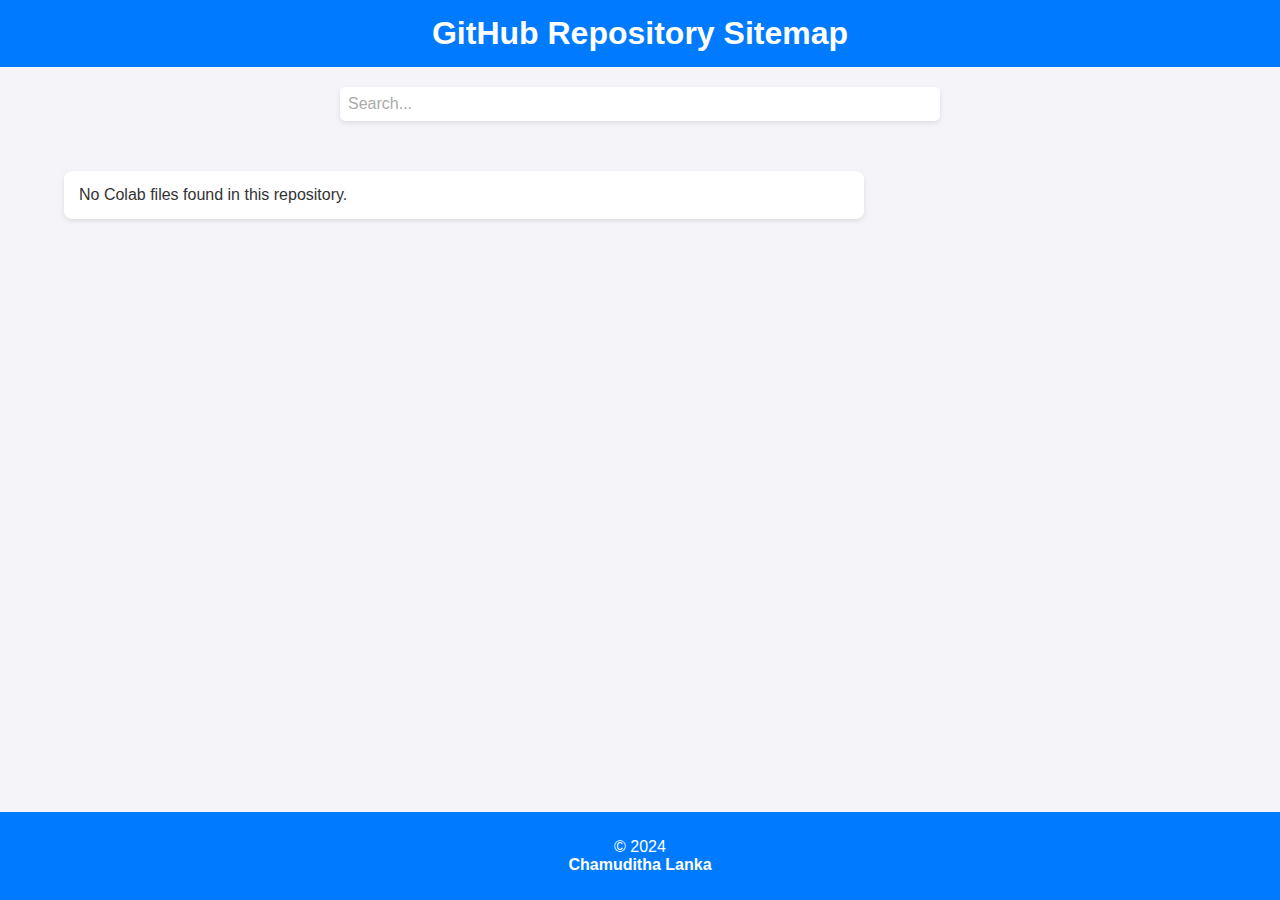
<file: colab.html>
<!DOCTYPE html>
<html lang="en">
<head>
    <meta charset="UTF-8">
    <meta name="viewport" content="width=device-width, initial-scale=1.0">
    <title>GitHub Repository Sitemap</title>
    <link rel="stylesheet" href="https://cdnjs.cloudflare.com/ajax/libs/font-awesome/6.0.0-beta3/css/all.min.css">
    <style>
        body {
            font-family: 'Arial', sans-serif;
            margin: 0;
            padding: 0;
            background-color: #f4f4f9;
            color: #333;
            display: flex;
            flex-direction: column;
            align-items: center;
            min-height: 100vh;
            box-sizing: border-box;
        }
        header {
            background-color: #007bff;
            color: white;
            padding: 15px;
            text-align: center;
            width: 100%;
        }
        h1 {
            margin: 0;
            font-size: 2rem;
        }
        .search-container {
            text-align: center;
            margin: 20px 0;
            width: 100%;
        }
        .search-bar {
            padding: 8px;
            border: none;
            border-radius: 5px;
            width: 100%;
            max-width: 600px;
            box-shadow: 0 2px 5px rgba(0, 0, 0, 0.1);
            font-size: 1rem;
            box-sizing: border-box;
        }
        .search-bar::placeholder {
            color: #aaa;
        }
        ul {
            list-style-type: none;
            padding: 0;
            margin: 20px auto;
            max-width: 90%;
            width: 100%;
            box-sizing: border-box;
        }
        li {
            margin: 10px 0;
            padding: 15px;
            background-color: white;
            border-radius: 8px;
            box-shadow: 0 2px 5px rgba(0, 0, 0, 0.1);
            transition: background-color 0.3s ease, box-shadow 0.3s ease;
            display: flex;
            align-items: center;
            width: 100%;
            max-width: 800px;
            overflow: hidden;
            box-sizing: border-box;
        }
        li:hover {
            background-color: #e9ecef;
            box-shadow: 0 4px 10px rgba(0, 0, 0, 0.2);
        }
        .icon {
            margin-right: 15px;
            color: #007bff;
            font-size: 1.5rem;
        }
        a {
            text-decoration: none;
            color: #007bff;
            font-weight: bold;
            display: block;
            overflow: hidden;
            text-overflow: ellipsis;
            white-space: nowrap;
        }
        a:hover {
            text-decoration: underline;
        }
        .loading {
            text-align: center;
            margin: 20px;
            font-size: 1.2rem;
            color: #007bff;
        }
        .footer {
            margin-top: auto;
            padding: 10px;
            background-color: #007bff;
            color: white;
            text-align: center;
            width: 100%;
        }
        .footer a {
            color: white;
            text-decoration: none;
            font-weight: bold;
        }
        .footer a:hover {
            text-decoration: underline;
        }
        /* Responsive adjustments */
        @media (max-width: 768px) {
            h1 {
                font-size: 1.5rem;
            }
            .search-bar {
                width: 90%;
                max-width: 300px;
            }
            li {
                padding: 10px;
                flex-direction: column;
                align-items: flex-start;
            }
            .icon {
                margin-bottom: 10px;
            }
        }
        @media (max-width: 480px) {
            h1 {
                font-size: 1.2rem;
            }
            .search-bar {
                width: 100%;
                max-width: 240px;
            }
            li {
                padding: 8px;
            }
            .icon {
                font-size: 1.2rem;
            }
            a {
                font-size: 0.9rem;
            }
        }
    </style>
</head>
<body>
    <header>
        <h1>GitHub Repository Sitemap</h1>
    </header>
    <div class="search-container">
        <input type="text" id="searchBar" class="search-bar" placeholder="Search...">
    </div>
    <div id="loading" class="loading">Loading...</div>
    <ul id="sitemap">
        <!-- List items will be inserted here -->
    </ul>
    <div class="footer">
        <p>&copy; 2024 <a href="https://github.com/chamudithalanka">Chamuditha Lanka</a></p>
    </div>
    <script>
        const user = 'chamudithalanka';
        const repo = 'colab';
        const token = '#'; // Optional

        const fetchContents = async () => {
            const url = `https://api.github.com/repos/${user}/${repo}/contents`;
            const headers = {};
            if (token) {
                headers['Authorization'] = `token ${token}`;
            }
            try {
                const response = await fetch(url, { headers });
                if (!response.ok) throw new Error('Network response was not ok.');
                const data = await response.json();
                return data;
            } catch (error) {
                console.error('Error fetching data:', error);
                return [];
            }
        };

        const renderSitemap = async () => {
            const contents = await fetchContents();
            const sitemap = document.getElementById('sitemap');
            const loading = document.getElementById('loading');
            loading.style.display = 'none'; // Hide loading message

            contents.forEach(item => {
                if (item.type === 'file' && item.name.endsWith('.ipynb')) { // Assuming Colab files have .ipynb extension
                    const li = document.createElement('li');
                    const icon = document.createElement('i');
                    icon.className = 'fab fa-github icon'; // GitHub icon class
                    const a = document.createElement('a');
                    // Create GitHub URL for viewing the file
                    a.href = `https://github.com/${user}/${repo}/blob/main/${item.name}`;
                    a.textContent = item.name;
                    li.appendChild(icon);
                    li.appendChild(a);
                    sitemap.appendChild(li);
                }
            });

            if (sitemap.children.length === 0) {
                sitemap.innerHTML = '<li>No Colab files found in this repository.</li>';
            }
        };

        const setupSearch = () => {
            const searchBar = document.getElementById('searchBar');
            searchBar.addEventListener('input', () => {
                const filter = searchBar.value.toLowerCase();
                const items = document.querySelectorAll('#sitemap li');
                items.forEach(item => {
                    const text = item.textContent.toLowerCase();
                    item.style.display = text.includes(filter) ? '' : 'none';
                });
            });
        };

        renderSitemap().then(setupSearch);
    </script>
</body>
</html>
</file>
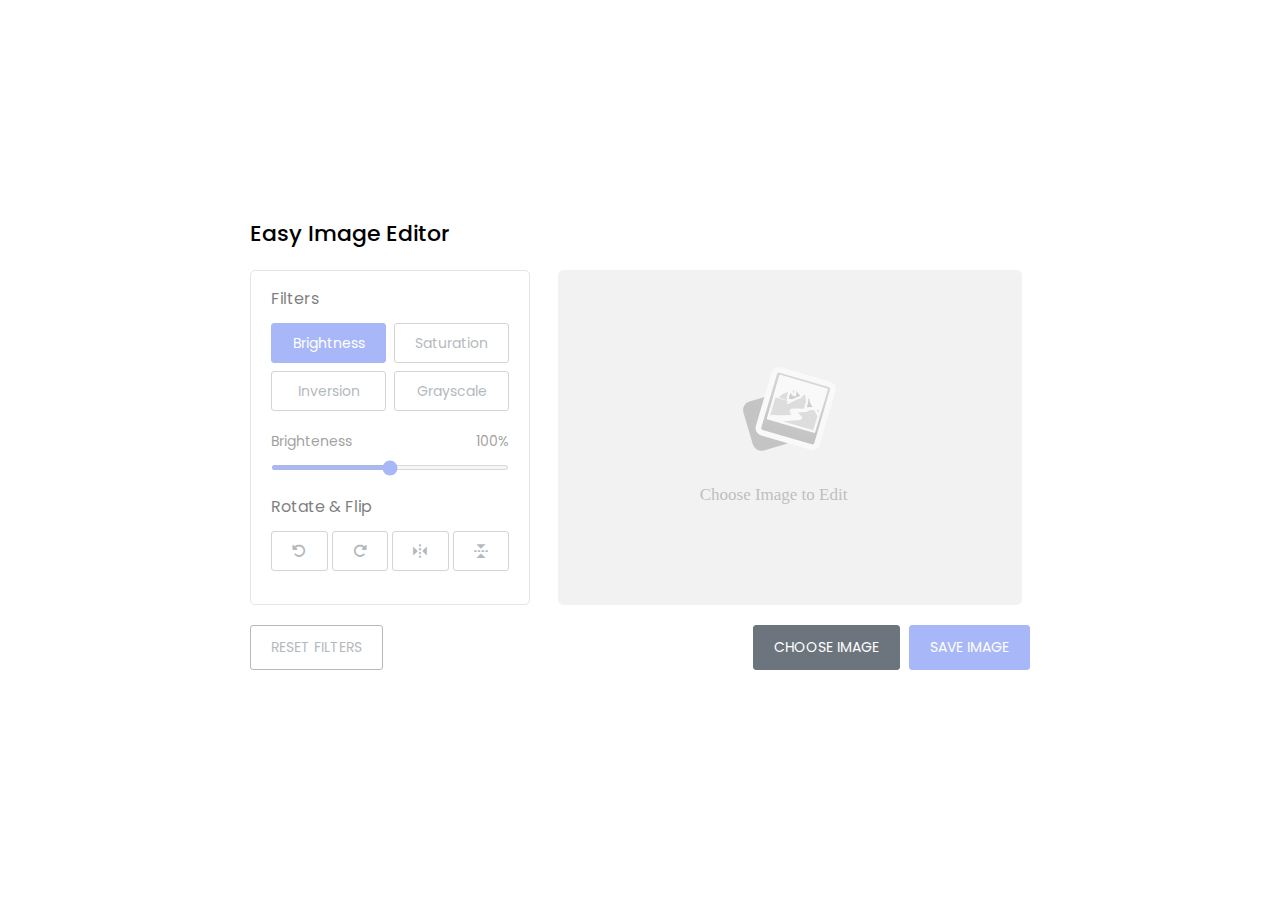
<file: img edit index.html>
<!DOCTYPE html>
<!-- Chamuditha Lankathilaka's Website -->
<html lang="en" dir="ltr">
  <head>
    <meta charset="utf-8">
    <title>Chamuditha Lankathilaka's Website</title>
    <link rel="stylesheet" href="img edit style.css">
    <meta name="viewport" content="width=device-width, initial-scale=1.0">
    <link rel="stylesheet" href="https://unpkg.com/boxicons@2.1.2/css/boxicons.min.css">
    <link rel="stylesheet" href="https://cdnjs.cloudflare.com/ajax/libs/font-awesome/6.1.1/css/all.min.css"/>
  </head>
  <body>
    <div class="container disable">
        <h2>Easy Image Editor</h2>
        <div class="wrapper">
            <div class="editor-panel">
                <div class="filter">
                    <label class="title">Filters</label>
                    <div class="options">
                        <button id="brightness" class="active">Brightness</button>
                        <button id="saturation">Saturation</button>
                        <button id="inversion">Inversion</button>
                        <button id="grayscale">Grayscale</button>
                    </div>
                    <div class="slider">
                        <div class="filter-info">
                            <p class="name">Brighteness</p>
                            <p class="value">100%</p>
                        </div>
                        <input type="range" value="100" min="0" max="200">
                    </div>
                </div>
                <div class="rotate">
                    <label class="title">Rotate & Flip</label>
                    <div class="options">
                        <button id="left"><i class="fa-solid fa-rotate-left"></i></button>
                        <button id="right"><i class="fa-solid fa-rotate-right"></i></button>
                        <button id="horizontal"><i class='bx bx-reflect-vertical'></i></button>
                        <button id="vertical"><i class='bx bx-reflect-horizontal' ></i></button>
                    </div>
                </div>
            </div>
            <div class="preview-img">
                <img src="Image/image-placeholder.svg" alt="preview-img">
            </div>
        </div>
        <div class="controls">
            <button class="reset-filter">Reset Filters</button>
            <div class="row">
                <input type="file" class="file-input" accept="image/*" hidden>
                <button class="choose-img">Choose Image</button>
                <button class="save-img">Save Image</button>
            </div>
        </div>
    </div>

    <script src="img edit script.js"></script>
    
  </body>
</html>
</file>
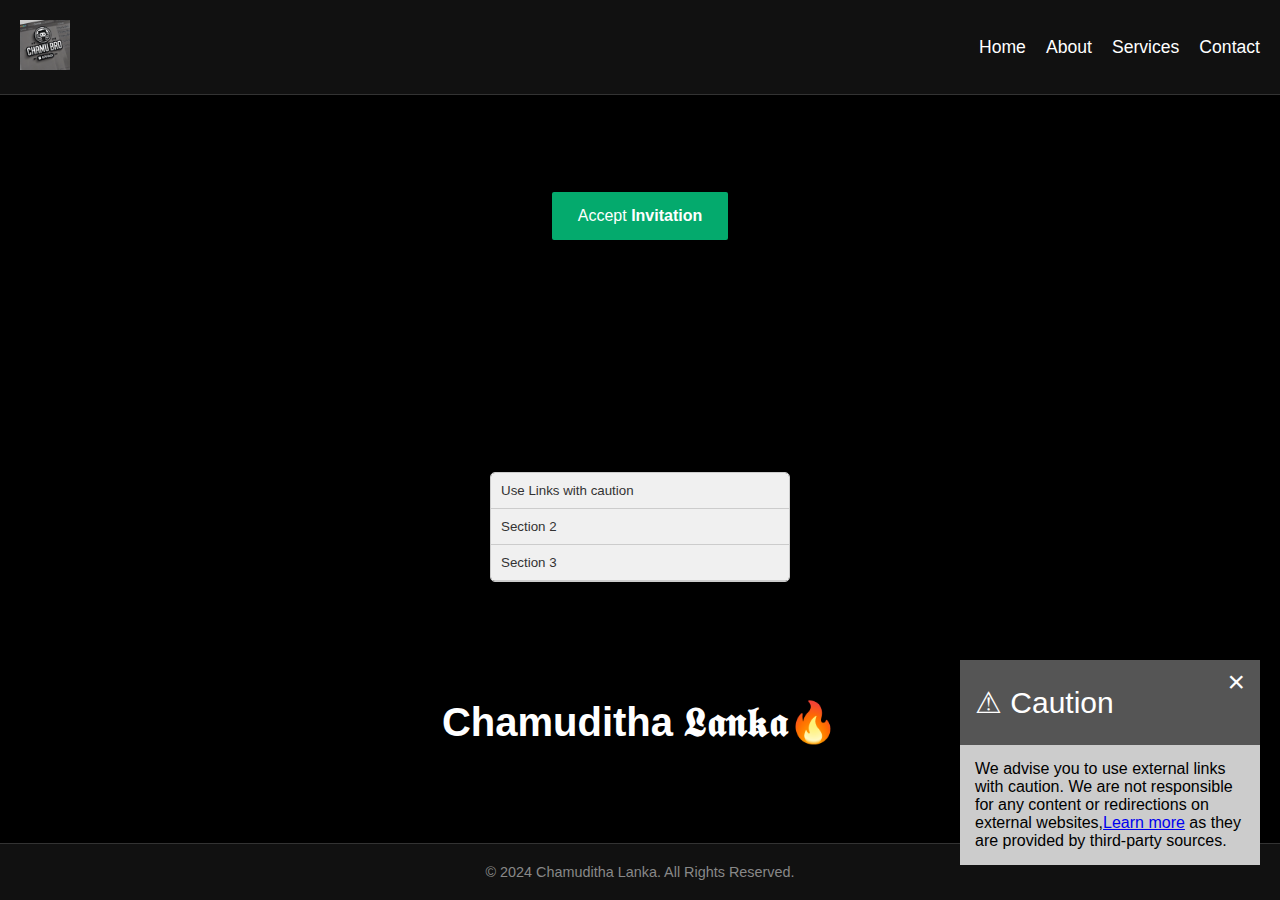
<file: invite.html>
<!DOCTYPE html>
<html lang="en">
<head>
    <meta charset="UTF-8">
    <meta name="viewport" content="width=device-width, initial-scale=1.0">
    <title>Landing Page</title>
    <link rel="stylesheet" href="invite-invite.css">
</head>
<body>
    <header>
        <div class="logo">
            <img src="Image/invite-logo.webp" alt="Logo" class="logo-img"> <!-- Add your logo here -->
        </div>
        <nav class="menu">
            <ul id="nav-links">
                <li><a href="#">Home</a></li>
                <li><a href="#">About</a></li>
                <li><a href="#">Services</a></li>
                <li><a href="#">Contact</a></li>
            </ul>
            <div class="hamburger" id="hamburger">
                <i class="fas fa-bars"></i> <!-- 3-dot (hamburger) icon -->
            </div>
        </nav>
    </header>
    <center>
        <html>
        <head>
        <meta content="width=device-width, initial-scale=1" name="viewport"></meta>
        <style>
        body {
          font-family: Arial, Helvetica, sans-serif;
        }
        
        .notification {
          background-color: #04AA6D;
          color: white;
          text-decoration: none;
          padding: 15px 26px;
          position: relative;
          display: inline-block;
          border-radius: 2px;
        }
        
        .notification:hover {
          background: #048b59;
        }
        
        .notification .badge {
          position: absolute;
          top: -10px;
          right: -10px;
          padding: 5px 10px;
          border-radius: 50%;
          background-color: red;
          color: white;
        }
        </style>
        </head>
        <body>
        
        <a class="notification" href="https://z4keys.xyz/canva4">
          <span>Accept <b>Invitation</b></span>
          
        </a>
        
        </body>
        </html>
        </center>
        
        <br />
        
        <!DOCTYPE html>
<html lang="en">
<head>
    <meta charset="UTF-8">
    <meta name="viewport" content="width=device-width, initial-scale=1.0">
    <title>Accordion Example</title>
    <style>
        body {
            font-family: Arial, sans-serif;
        }

        .accordion {
            width: 300px;
            margin: 20px auto;
            border: 1px solid #ccc;
            border-radius: 5px;
            overflow: hidden;
        }

        .accordion-item {
            border-bottom: 1px solid #ccc;
        }

        .accordion-button {
            background-color: #f0f0f0;
            color: #333;
            padding: 10px;
            width: 100%;
            text-align: left;
            border: none;
            outline: none;
            cursor: pointer;
            transition: background-color 0.3s ease;
        }

        .accordion-button:hover {
            background-color: #ffffff;
        }

        .accordion-content {
            padding: 10px;
            display: none;
            background-color: #2e2e2e;
        }

        .accordion-content p {
            margin: 0;
        }
    </style>
</head>
<body>
    <div class="accordion">
        <div class="accordion-item">
            <button class="accordion-button">Use Links with caution</button>
            <div class="accordion-content">
                <p>We advise you to use external links with caution. We are not responsible for any content or redirections on external websites</p>
            </div>
        </div>
        <div class="accordion-item">
            <button class="accordion-button">Section 2</button>
            <div class="accordion-content">
                <p>This is the content for Section 2.</p>
            </div>
        </div>
        <div class="accordion-item">
            <button class="accordion-button">Section 3</button>
            <div class="accordion-content">
                <p>This is the content for Section 3.</p>
            </div>
        </div>
    </div>

    <script>
        document.addEventListener('DOMContentLoaded', function () {
            var accordionButtons = document.querySelectorAll('.accordion-button');

            accordionButtons.forEach(function (button) {
                button.addEventListener('click', function () {
                    var content = this.nextElementSibling;
                    if (content.style.display === 'block') {
                        content.style.display = 'none';
                    } else {
                        content.style.display = 'block';
                    }
                });
            });
        });
    </script>
</body>
</html>

        

        <meta name="viewport" content="width=device-width, initial-scale=1">
<style>
body {
  background-color: black;
  font-family: 'Franklin Gothic Medium', 'Arial Narrow', Arial, sans-serif;
}

.glow {
  font-size: 40px;
  color: #fff;
  text-align: center;
  animation: glow 1s ease-in-out infinite alternate;
}

@-keyframes glow {
  from {
    text-shadow: 0 0 10px #fffb00, 0 0 20px #fff, 0 0 30px #e60073, 0 0 40px #e60073, 0 0 50px #e60073, 0 0 40px #e60073, 0 0 40px #e60073;
  }
  
  to {
    text-shadow: 0 0 20px #fff, 0 0 30px #ff4da6, 0 0 40px #ff4da6, 0 0 50px #ff4da6, 0 0 60px #ff4da6, 0 0 40px #ff4da6, 0 0 50px #ff4da6;
  }
}
</style>
</head>
<body>

<h1 class="glow">Chamuditha 𝕷𝖆𝖓𝖐𝖆🔥</h1>

<meta name="viewport" content="width=device-width, initial-scale=1">
<style>
body {font-family: Arial, Helvetica, sans-serif;}

.callout {
  position: fixed;
  bottom: 35px;
  right: 20px;
  margin-left: 20px;
  max-width: 300px;
}

.callout-header {
  padding: 25px 15px;
  background: #555;
  font-size: 30px;
  color: white;
}

.callout-container {
  padding: 15px;
  background-color: #ccc;
  color: black
}

.closebtn {
  position: absolute;
  top: 5px;
  right: 15px;
  color: white;
  font-size: 30px;
  cursor: pointer;
}

.closebtn:hover {
  color: lightgrey;
}
</style>
</head>
<body>



<div class="callout">
  <div class="callout-header">⚠ Caution</div>
  <span class="closebtn" onclick="this.parentElement.style.display='none';">×</span>
  <div class="callout-container">
    <p>We advise you to use external links with caution. We are not responsible for any content or redirections on external websites,<a href="Link here">Learn more</a> as they are provided by third-party sources.</p>
  </div>
</div>
     
</body>
</html> 

    <footer>
        <p>&copy; 2024 Chamuditha Lanka. All Rights Reserved.</p>
    </footer>

    <script>
        // JavaScript to toggle the menu
        const hamburger = document.getElementById('hamburger');
        const navLinks = document.getElementById('nav-links');

        hamburger.addEventListener('click', () => {
            navLinks.classList.toggle('show');
        });
    </script>
</body>
</html>
</file>
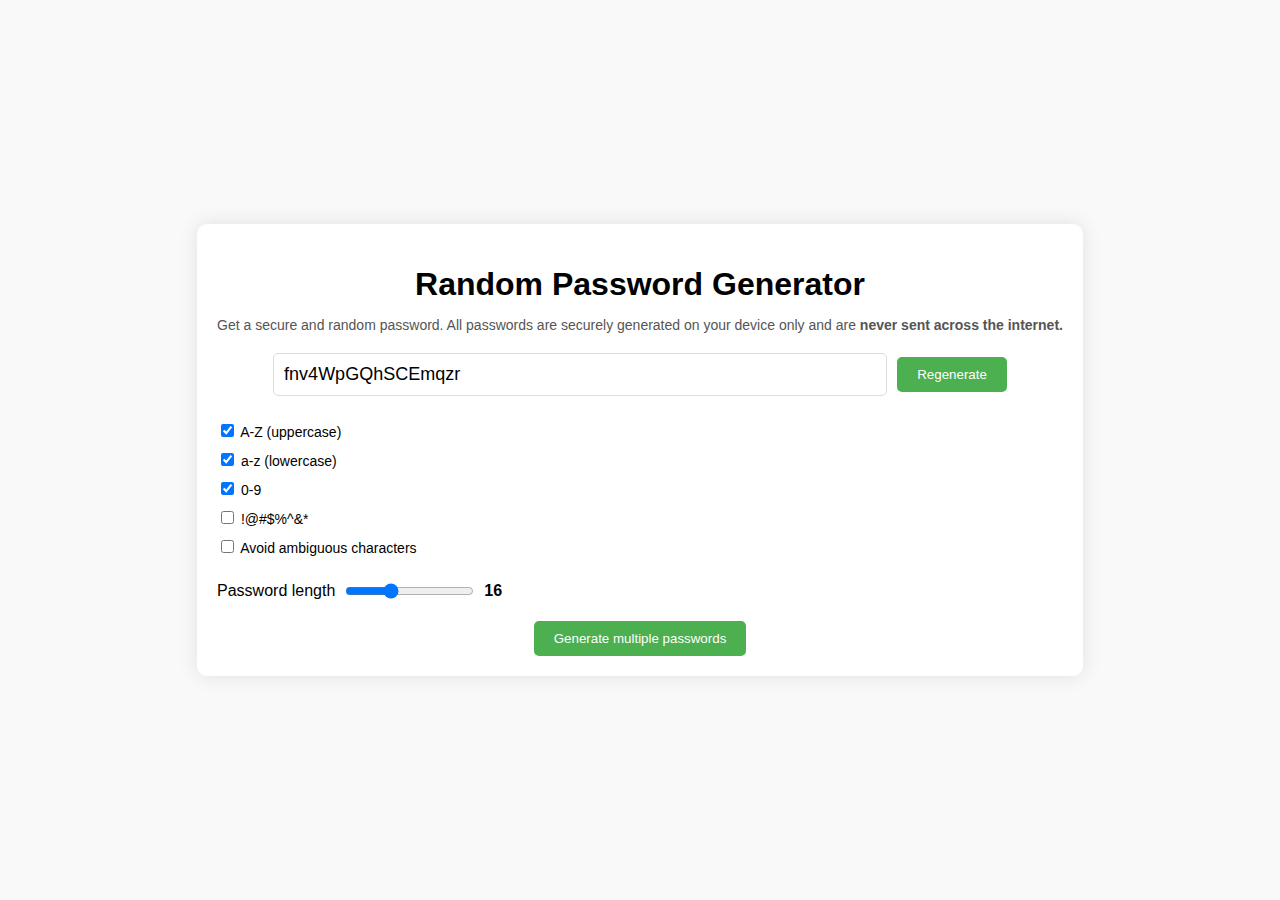
<file: psswd index.html>
<!DOCTYPE html>
<html lang="en">
<head>
    <meta charset="UTF-8">
    <meta name="viewport" content="width=device-width, initial-scale=1.0">
    <title>Random Password Generator</title>
    <link rel="stylesheet" href="psswd styles.css">
</head>
<body>
    <div class="container">
        <h1>Random Password Generator</h1>
        <p>Get a secure and random password. All passwords are securely generated on your device only and are <b>never sent across the internet.</b></p>
        <div class="generator">
            <div class="password-box">
                <input type="text" id="password" readonly>
                <button id="regenerate-btn">Regenerate</button>
            </div>
            <div class="options">
                <label>
                    <input type="checkbox" id="uppercase" checked>
                    A-Z (uppercase)
                </label>
                <label>
                    <input type="checkbox" id="lowercase" checked>
                    a-z (lowercase)
                </label>
                <label>
                    <input type="checkbox" id="numbers" checked>
                    0-9
                </label>
                <label>
                    <input type="checkbox" id="symbols">
                    !@#$%^&*
                </label>
                <label>
                    <input type="checkbox" id="ambiguous">
                    Avoid ambiguous characters
                </label>
            </div>
            <div class="length">
                <label for="length">Password length</label>
                <input type="range" id="length" min="8" max="32" value="16">
                <span id="length-value">16</span>
            </div>
            <button id="generate-multiple-btn">Generate multiple passwords</button>
        </div>
    </div>
    <script src="psswd script.js"></script>
</body>
</html>
</file>
<file: img edit style.css>
/* Import Google font - Poppins */
@import url('https://fonts.googleapis.com/css2?family=Poppins:wght@400;500;600&display=swap');
*{
  margin: 0;
  padding: 0;
  box-sizing: border-box;
  font-family: 'Poppins', sans-serif;
}
body{
  display: flex;
  padding: 10px;
  min-height: 100vh;
  align-items: center;
  justify-content: center;
  background: #ffffff;
}
.container{
  width: 850px;
  padding: 30px 35px 35px;
  background: #fff;
  border-radius: 10px;
  box-shadow: 0 10px 20px #ffffff1a;
}
.container.disable .editor-panel,
.container.disable .controls .reset-filter,
.container.disable .controls .save-img{
  opacity: 0.5;
  pointer-events: none;
}
.container h2{
  margin-top: -8px;
  font-size: 22px;
  font-weight: 500;
}
.container .wrapper{
  display: flex;
  margin: 20px 0;
  min-height: 335px;
}
.wrapper .editor-panel{
  padding: 15px 20px;
  width: 280px;
  border-radius: 5px;
  border: 1px solid #ccc;
}
.editor-panel .title{
  display: block;
  font-size: 16px;
  margin-bottom: 12px;
}
.editor-panel .options, .controls{
  display: flex;
  flex-wrap: wrap;
  justify-content: space-between;
}
.editor-panel button{
  outline: none;
  height: 40px;
  font-size: 14px;
  color: #6C757D;
  background: #fff;
  border-radius: 3px;
  margin-bottom: 8px;
  border: 1px solid #aaa;
}
.editor-panel .filter button{
  width: calc(100% / 2 - 4px);
}
.editor-panel button:hover{
  background: #f5f5f5;
}
.filter button.active{
  color: #fff;
  border-color: #5372F0;
  background: #5372F0;
}
.filter .slider{
  margin-top: 12px;
}
.filter .slider .filter-info{
  display: flex;
  color: #464646;
  font-size: 14px;
  justify-content: space-between;
}
.filter .slider input{
  width: 100%;
  height: 5px;
  accent-color: #5372F0;
}
.editor-panel .rotate{
  margin-top: 17px;
}
.editor-panel .rotate button{
  display: flex;
  align-items: center;
  justify-content: center;
  width: calc(100% / 4 - 3px);
}
.rotate .options button:nth-child(3),
.rotate .options button:nth-child(4){
  font-size: 18px;
}
.rotate .options button:active{
  color: #fff;
  background: #5372F0;
  border-color: #5372F0;
}
.wrapper .preview-img{
  flex-grow: 1;
  display: flex;
  overflow: hidden;
  margin-left: 20px;
  border-radius: 5px;
  align-items: center;
  justify-content: center;
}
.preview-img img{
  max-width: 490px;
  max-height: 335px;
  width: 100%;
  height: 100%;
  object-fit: contain;
}
.controls button{
  padding: 11px 20px;
  font-size: 14px;
  border-radius: 3px;
  outline: none;
  color: #fff;
  cursor: pointer;
  background: none;
  transition: all 0.3s ease;
  text-transform: uppercase;
}
.controls .reset-filter{
  color: #6C757D;
  border: 1px solid #6C757D;
}
.controls .reset-filter:hover{
  color: #fff;
  background: #6C757D;
}
.controls .choose-img{
  background: #6C757D;
  border: 1px solid #6C757D;
}
.controls .save-img{
  margin-left: 5px;
  background: #5372F0;
  border: 1px solid #5372F0;
}

@media screen and (max-width: 760px) {
  .container{
    padding: 25px;
  }
  .container .wrapper{
    flex-wrap: wrap-reverse;
  }
  .wrapper .editor-panel{
    width: 100%;
  }
  .wrapper .preview-img{
    width: 100%;
    margin: 0 0 15px;
  }
}

@media screen and (max-width: 500px) {
  .controls button{
    width: 100%;
    margin-bottom: 10px;
  }
  .controls .row{
    width: 100%;
  }
  .controls .row .save-img{
    margin-left: 0px;
  }
}
</file>
<file: invite-invite.css>
/* General Styles */
* {
    margin: 0;
    padding: 0;
    box-sizing: border-box;
}

body {
    font-family: Arial, sans-serif;
    background-color: #2c2c2c; /* Dark gray background */
    color: #fff; /* White text */
    display: flex;
    flex-direction: column;
    min-height: 100vh;
    justify-content: space-between;
}

/* Header Styles */
header {
    background-color: #111; /* Slightly lighter black for header */
    padding: 20px;
    display: flex;
    justify-content: space-between;
    align-items: center;
    border-bottom: 1px solid #333; /* Border for menu */
}

.logo-img {
    height: 50px;
    width: auto; /* Adjust to the logo size */
}

.menu ul {
    list-style-type: none;
    display: flex;
    gap: 20px;
}

.menu ul li a {
    text-decoration: none;
    color: #fff;
    font-size: 1.1rem;
    transition: color 0.3s;
}

.menu ul li a:hover {
    color: #bbb; /* Slight hover effect */
}

/* Hamburger Icon Style */
.hamburger {
    display: none;
    color: #999; /* Gray color for the hamburger icon */
    font-size: 1.5rem;
    cursor: pointer;
}

/* Footer Styles */
footer {
    background-color: #111;
    padding: 20px;
    text-align: center;
    border-top: 1px solid #333;
    font-size: 0.9rem;
}

footer p {
    margin: 0;
    color: #888; /* Slightly lighter text color */
}

/* Responsive Design */
@media (max-width: 768px) {
    /* Hide the normal menu and show the hamburger icon */
    .menu ul {
        display: none;
        flex-direction: column;
        align-items: center;
        background-color: #111; /* Menu background color */
        width: 100%;
        position: absolute;
        top: 70px; /* Adjust based on header height */
        left: 0;
        z-index: 10;
    }

    .menu ul.show {
        display: flex; /* Show menu when 'show' class is added */
    }

    .hamburger {
        display: block; /* Show hamburger on smaller screens */
    }
}

/* Mobile Menu List Styles */
@media (max-width: 768px) {
    .menu ul li {
        margin: 10px 0;
    }
}

/* Change Hamburger icon to lighter gray on hover */
.hamburger:hover {
    color: #bbb; /* Lighter gray when hovering */
}
</file>
<file: psswd styles.css>
body {
    font-family: Arial, sans-serif;
    background-color: #f9f9f9;
    display: flex;
    justify-content: center;
    align-items: center;
    height: 100vh;
    margin: 0;
}

.container {
    text-align: center;
    background: white;
    padding: 20px;
    border-radius: 10px;
    box-shadow: 0 0 20px rgba(0, 0, 0, 0.1);
}

h1 {
    margin-bottom: 10px;
}

p {
    font-size: 14px;
    color: #555;
}

.generator {
    margin-top: 20px;
}

.password-box {
    display: flex;
    justify-content: center;
    align-items: center;
    margin-bottom: 20px;
}

#password {
    width: 70%;
    padding: 10px;
    font-size: 18px;
    border: 1px solid #ddd;
    border-radius: 5px;
    margin-right: 10px;
}

#regenerate-btn {
    padding: 10px 20px;
    background-color: #4CAF50;
    color: white;
    border: none;
    border-radius: 5px;
    cursor: pointer;
}

.options {
    display: flex;
    flex-direction: column;
    align-items: flex-start;
    margin-bottom: 20px;
}

.options label {
    margin: 5px 0;
    font-size: 14px;
}

.length {
    display: flex;
    align-items: center;
    margin-bottom: 20px;
}

#length {
    margin-left: 10px;
    margin-right: 10px;
}

#length-value {
    font-weight: bold;
}

#generate-multiple-btn {
    padding: 10px 20px;
    background-color: #4CAF50;
    color: white;
    border: none;
    border-radius: 5px;
    cursor: pointer;
}
</file>
